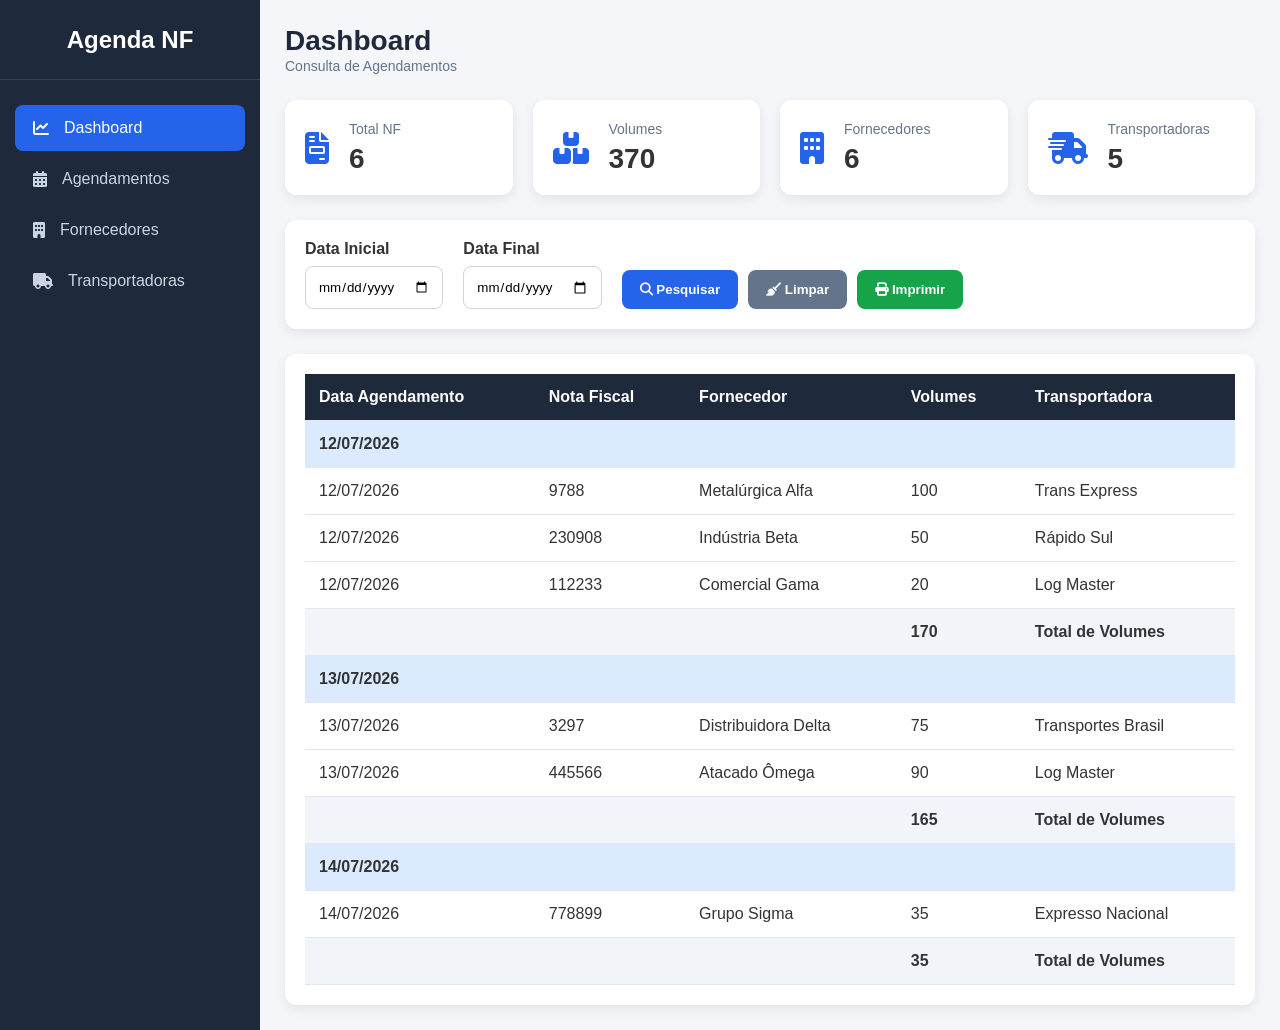
<file: frontend/index.html>
<!DOCTYPE html>
<html lang="pt-BR">

<head>

    <meta charset="UTF-8">
    <meta name="viewport" content="width=device-width, initial-scale=1.0">

    <title>Agenda NF</title>

    <link rel="stylesheet" href="css/style.css">

    <link rel="stylesheet" href="css/print.css" media="print">

    <link rel="stylesheet"
        href="https://cdnjs.cloudflare.com/ajax/libs/font-awesome/6.7.2/css/all.min.css">

</head>

<body>

<div class="container">

    <!-- ===========================
         MENU LATERAL
    ============================ -->

    <aside class="sidebar">

        <div class="logo">

            <h2>Agenda NF</h2>

        </div>

        <nav>

            <ul>

                <li class="active">

                    <a href="index.html">

                        <i class="fa-solid fa-chart-line"></i>

                        Dashboard

                    </a>

                </li>

                <li>

                    <a href="agendamentos.html">

                        <i class="fa-solid fa-calendar-days"></i>

                        Agendamentos

                    </a>

                </li>

                <li>

                    <a href="fornecedores.html">

                        <i class="fa-solid fa-building"></i>

                        Fornecedores

                    </a>

                </li>

                <li>

                    <a href="transportadoras.html">

                        <i class="fa-solid fa-truck"></i>

                        Transportadoras

                    </a>

                </li>

            </ul>

        </nav>

    </aside>

    <!-- ===========================
          CONTEÚDO
    ============================ -->

    <main class="content">

        <!-- CABEÇALHO -->

        <header class="topbar">

            <div>

                <h1>Dashboard</h1>

                <span class="subtitulo">

                    Consulta de Agendamentos

                </span>

            </div>

        </header>

        <!-- CARDS -->

        <section class="cards">

            <div class="card">

                <i class="fa-solid fa-file-invoice"></i>

                <div>

                    <span>Total NF</span>

                    <h2 id="cardNF">0</h2>

                </div>

            </div>

            <div class="card">

                <i class="fa-solid fa-boxes-stacked"></i>

                <div>

                    <span>Volumes</span>

                    <h2 id="cardVolumes">0</h2>

                </div>

            </div>

            <div class="card">

                <i class="fa-solid fa-building"></i>

                <div>

                    <span>Fornecedores</span>

                    <h2 id="cardFornecedor">0</h2>

                </div>

            </div>

            <div class="card">

                <i class="fa-solid fa-truck-fast"></i>

                <div>

                    <span>Transportadoras</span>

                    <h2 id="cardTransportadora">0</h2>

                </div>

            </div>

        </section>

        <!-- FILTRO -->

        <section class="filtro">

            <div class="campo">

                <label>Data Inicial</label>

                <input type="date" id="dataInicial">

            </div>

            <div class="campo">

                <label>Data Final</label>

                <input type="date" id="dataFinal">

            </div>

            <div class="botoes">

                <button id="btnPesquisar">

                    <i class="fa-solid fa-magnifying-glass"></i>

                    Pesquisar

                </button>

                <button id="btnLimpar">

                    <i class="fa-solid fa-broom"></i>

                    Limpar

                </button>

                <button id="btnImprimir">

                    <i class="fa-solid fa-print"></i>

                    Imprimir

                </button>

            </div>

        </section>

        <!-- TABELA -->

        <section class="table-area">

            <table>

                <thead>

                    <tr>

                        <th>Data Agendamento</th>

                        <th>Nota Fiscal</th>

                        <th>Fornecedor</th>

                        <th>Volumes</th>

                        <th>Transportadora</th>

                    </tr>

                </thead>

                <tbody id="agendaTabela">

                </tbody>

            </table>

        </section>

    </main>

</div>

<script type="module" src="js/app.js"></script>

</body>

</html>
</file>
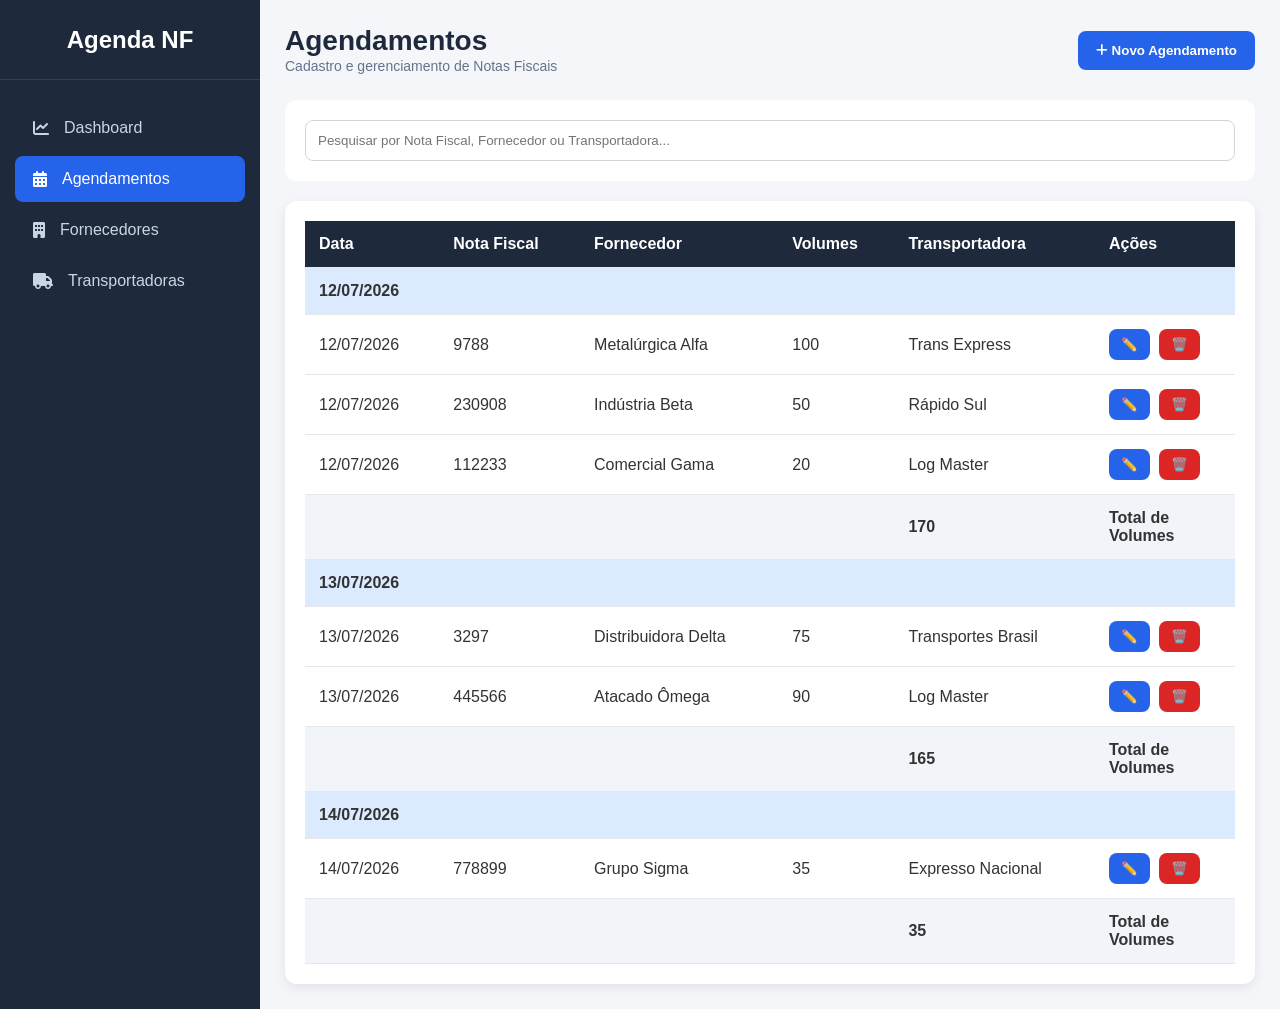
<file: frontend/agendamentos.html>
<!DOCTYPE html>
<html lang="pt-BR">

<head>

    <meta charset="UTF-8">
    <meta name="viewport" content="width=device-width, initial-scale=1.0">

    <title>Agenda NF - Agendamentos</title>

    <link rel="stylesheet" href="css/style.css">

    <link rel="stylesheet"
        href="https://cdnjs.cloudflare.com/ajax/libs/font-awesome/6.7.2/css/all.min.css">

</head>

<body>

<div class="container">

    <!-- MENU LATERAL -->

    <aside class="sidebar">

        <div class="logo">

            <h2>Agenda NF</h2>

        </div>

        <nav>

            <ul>

                <li>

                    <a href="index.html">

                        <i class="fa-solid fa-chart-line"></i>

                        Dashboard

                    </a>

                </li>

                <li class="active">

                    <a href="agendamentos.html">

                        <i class="fa-solid fa-calendar-days"></i>

                        Agendamentos

                    </a>

                </li>

                <li>

                    <a href="fornecedores.html">

                        <i class="fa-solid fa-building"></i>

                        Fornecedores

                    </a>

                </li>

                <li>

                    <a href="transportadoras.html">

                        <i class="fa-solid fa-truck"></i>

                        Transportadoras

                    </a>

                </li>

            </ul>

        </nav>

    </aside>

    <!-- CONTEÚDO -->

    <main class="content">

        <header class="topbar">

            <div>

                <h1>Agendamentos</h1>

                <span class="subtitulo">

                    Cadastro e gerenciamento de Notas Fiscais

                </span>

            </div>

            <button id="btnNovo" class="btn-primary">

                <i class="fa-solid fa-plus"></i>

                Novo Agendamento

            </button>

        </header>

        <!-- PESQUISA -->

        <section class="pesquisa">

            <input
                type="text"
                id="pesquisa"
                placeholder="Pesquisar por Nota Fiscal, Fornecedor ou Transportadora...">

        </section>

        <!-- TABELA -->

        <section class="table-area">

            <table>

                <thead>

                    <tr>

                        <th>Data</th>
                        <th>Nota Fiscal</th>
                        <th>Fornecedor</th>
                        <th>Volumes</th>
                        <th>Transportadora</th>
                        <th width="140">Ações</th>

                    </tr>

                </thead>

                <tbody id="agendaTabela">

                </tbody>

            </table>

        </section>

    </main>

</div>

<script type="module" src="js/app.js"></script>

</body>

</html>
</file>
<file: frontend/css/style.css>
/* ==========================================
   Agenda NF
   style.css
   Layout principal do sistema
========================================== */


/* RESET */

* {

    margin: 0;
    padding: 0;
    box-sizing: border-box;

    font-family: "Segoe UI", Arial, sans-serif;

}


body {

    background: #f4f6f9;

    color: #333;

}


/* ==========================================
   ESTRUTURA PRINCIPAL
========================================== */

.container {

    display: flex;

    min-height: 100vh;

}


/* ==========================================
   MENU LATERAL
========================================== */

.sidebar {

    width: 260px;

    background: #1e293b;

    color: white;

    min-height: 100vh;

}


.logo {

    height: 80px;

    display: flex;

    align-items: center;

    justify-content: center;

    border-bottom: 1px solid rgba(255,255,255,.1);

}


.logo h2 {

    font-size: 24px;

}


.sidebar nav ul {

    list-style: none;

    padding: 20px 0;

}


.sidebar nav ul li {

    margin: 5px 15px;

}


.sidebar nav ul li a {

    display: flex;

    align-items: center;

    gap: 15px;

    color: #cbd5e1;

    text-decoration: none;

    padding: 14px 18px;

    border-radius: 8px;

    transition: .3s;

}


.sidebar nav ul li a:hover,
.sidebar nav ul li.active a {

    background: #2563eb;

    color: white;

}



/* ==========================================
   CONTEÚDO
========================================== */

.content {

    flex: 1;

    padding: 25px;

}


.topbar {

    display: flex;

    justify-content: space-between;

    align-items: center;

    margin-bottom: 25px;

}


.topbar h1 {

    font-size: 28px;

    color: #1e293b;

}


.subtitulo {

    color: #64748b;

    font-size: 14px;

}



/* ==========================================
   CARDS DASHBOARD
========================================== */


.cards {

    display: grid;

    grid-template-columns: repeat(4,1fr);

    gap: 20px;

    margin-bottom: 25px;

}


.card {

    background:white;

    border-radius:12px;

    padding:20px;

    display:flex;

    align-items:center;

    gap:20px;

    box-shadow:0 4px 12px rgba(0,0,0,.08);

}


.card i {

    font-size:32px;

    color:#2563eb;

}


.card span {

    color:#64748b;

    font-size:14px;

}


.card h2 {

    margin-top:5px;

    font-size:28px;

}



/* ==========================================
   FILTRO
========================================== */


.filtro {

    background:white;

    padding:20px;

    border-radius:12px;

    display:flex;

    align-items:end;

    gap:20px;

    margin-bottom:25px;

    box-shadow:0 4px 12px rgba(0,0,0,.08);

}


.campo {

    display:flex;

    flex-direction:column;

    gap:8px;

}


.campo label {

    font-weight:600;

}


.campo input,
.pesquisa input {

    padding:12px;

    border:1px solid #d1d5db;

    border-radius:8px;

    outline:none;

}


.campo input:focus,
.pesquisa input:focus {

    border-color:#2563eb;

}



/* ==========================================
   BOTÕES
========================================== */


.botoes {

    display:flex;

    gap:10px;

}


button {

    border:none;

    cursor:pointer;

    border-radius:8px;

    padding:12px 18px;

    font-weight:600;

}


#btnPesquisar,
.btn-primary {

    background:#2563eb;

    color:white;

}


#btnLimpar {

    background:#64748b;

    color:white;

}


#btnImprimir {

    background:#16a34a;

    color:white;

}


button:hover {

    opacity:.85;

}



/* ==========================================
   PESQUISA AGENDAMENTOS
========================================== */


.pesquisa {

    background:white;

    padding:20px;

    border-radius:12px;

    margin-bottom:20px;

}


.pesquisa input {

    width:100%;

}



/* ==========================================
   TABELA
========================================== */


.table-area {

    background:white;

    border-radius:12px;

    padding:20px;

    box-shadow:0 4px 12px rgba(0,0,0,.08);

    overflow-x:auto;

}


table {

    width:100%;

    border-collapse:collapse;

}


thead {

    background:#1e293b;

    color:white;

}


th,
td {

    padding:14px;

    text-align:left;

    border-bottom:1px solid #e5e7eb;

}


tbody tr:hover {

    background:#f8fafc;

}



.data-grupo td {

    background:#dbeafe;

    font-weight:bold;

}


.total-dia td {

    background:#f1f5f9;

}



/* ==========================================
   RESPONSIVIDADE
========================================== */


@media(max-width:1000px){


    .cards {

        grid-template-columns:repeat(2,1fr);

    }


}



@media(max-width:700px){


    .sidebar {

        display:none;

    }


    .cards {

        grid-template-columns:1fr;

    }


    .filtro {

        flex-direction:column;

        align-items:stretch;

    }


    .botoes {

        flex-direction:column;

    }


}

/*==================================
MODAL
==================================*/

#modalCadastro{

    position:fixed;

    inset:0;

    background:rgba(0,0,0,.45);

    display:none;

    justify-content:center;

    align-items:center;

    z-index:9999;

}

.modal{

    width:600px;

    background:#FFF;

    border-radius:10px;

    overflow:hidden;

    box-shadow:0 15px 40px rgba(0,0,0,.25);

}

.modal-header{

    background:#1e293b;

    color:#FFF;

    display:flex;

    justify-content:space-between;

    align-items:center;

    padding:18px 25px;

}

.modal-header button{

    border:none;

    background:none;

    color:#FFF;

    font-size:24px;

    cursor:pointer;

}

.modal-body{

    padding:25px;

}

.modal-footer{

    padding:20px;

    display:flex;

    justify-content:flex-end;

    gap:10px;

}

.btn-cancelar{

    background:#6b7280;

    color:#FFF;

}

.btn-salvar{

    background:#2563eb;

    color:#FFF;

}

.btn-editar{

    background:#2563eb;

    color:#FFF;

    margin-right:5px;

    padding:8px 12px;

}

.btn-excluir{

    background:#dc2626;

    color:#FFF;

    padding:8px 12px;

}
</file>
<file: frontend/css/print.css>
/* ==========================================
   Agenda NF
   print.css
   Estilos para impressão
========================================== */

@media print {

    /* Configuração da página */
    @page {
        size: A4 portrait;
        margin: 15mm;
    }

    body {
        background: #fff;
        color: #000;
        font-size: 12px;
    }

    /* Esconde elementos que não devem aparecer */
    .sidebar,
    .topbar,
    .cards,
    .filtro,
    .pesquisa,
    .botoes,
    button {
        display: none !important;
    }

    /* Área principal */
    .container,
    .content {
        display: block;
        width: 100%;
        margin: 0;
        padding: 0;
    }

    /* Título do relatório */
    .content::before {
        content: "AGENDA DE NOTAS FISCAIS";
        display: block;
        text-align: center;
        font-size: 20px;
        font-weight: bold;
        margin-bottom: 20px;
    }

    /* Tabela */
    .table-area {
        box-shadow: none;
        border: none;
        padding: 0;
        margin: 0;
    }

    table {
        width: 100%;
        border-collapse: collapse;
    }

    thead {
        background: #e5e7eb !important;
        color: #000 !important;
    }

    th,
    td {
        border: 1px solid #999;
        padding: 8px;
        font-size: 11px;
    }

    /* Cabeçalhos de grupo */
    .data-grupo td {
        background: #d9d9d9 !important;
        font-weight: bold;
    }

    /* Total do dia */
    .total-dia td {
        background: #f2f2f2 !important;
        font-weight: bold;
    }

    /* Evita quebra de linhas importantes */
    tr {
        page-break-inside: avoid;
    }

    table,
    tr,
    td,
    th {
        page-break-inside: avoid;
    }
}
</file>
